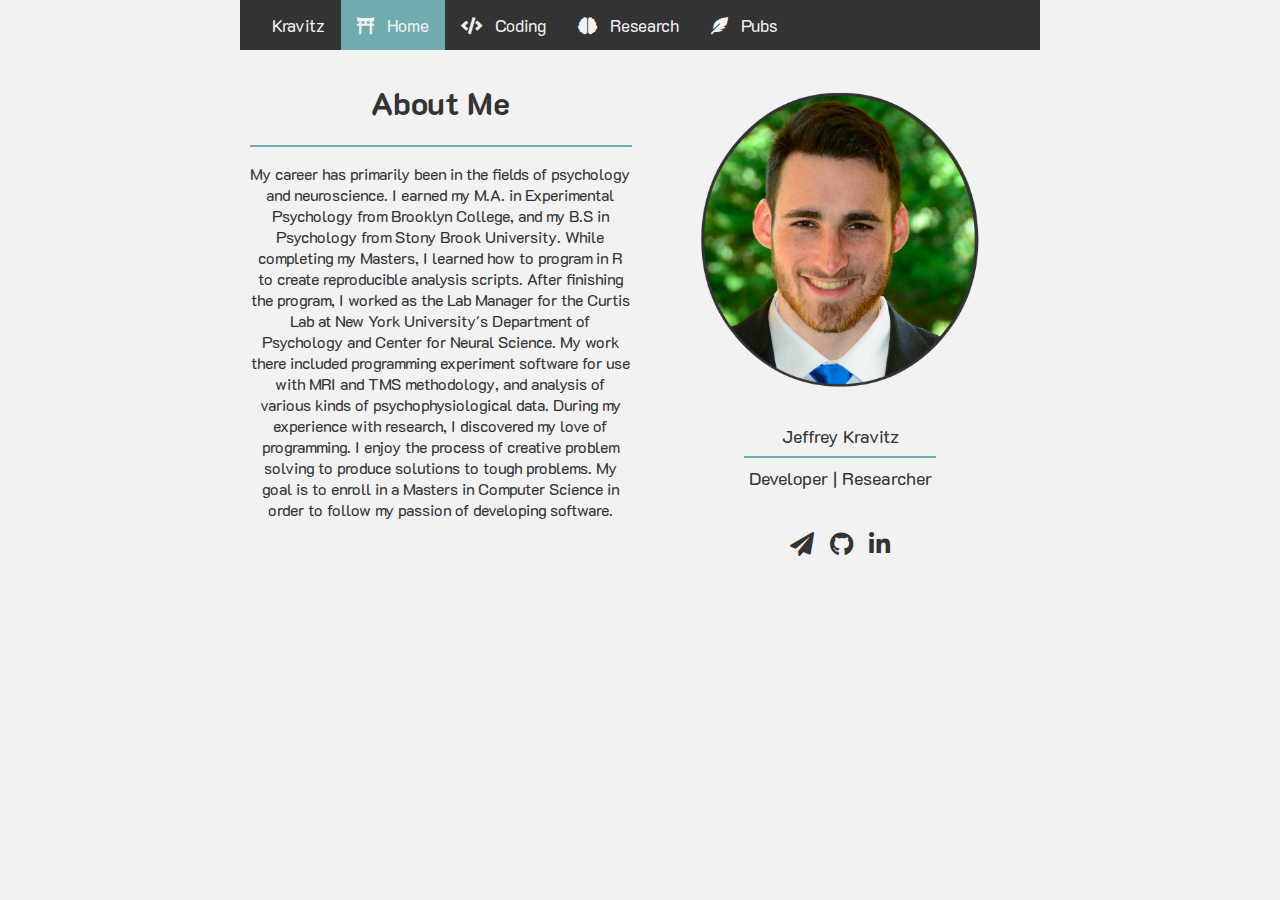
<file: index.html>
<!DOCTYPE html>
<html>
  <head>
    <title>Jeff Kravitz</title>
    <link href='https://fonts.googleapis.com/css?family=K2D' rel='stylesheet'>
    <link rel="stylesheet" href="fontawesome/css/fontawesome.css">
    <link rel="stylesheet" href="fontawesome/css/brands.css">
    <link rel="stylesheet" href="fontawesome/css/solid.css">
    <link rel="shortcut icon" href="docs/site_favicon.png">

    <style>

      body {
        background-color: #f2f2f2;
        color: #333333;
        max-width: 800px;
        margin: auto;
        font-family: 'K2D';
      }

      .flex-container {
        display: flex;
        flex-wrap: nowrap;
      }

      .flex-container .box {
        width: 50%;
        margin: 10px;
        text-align: center;
      }

      .topnav {
        color: #f2f2f2;
        text-align: center;
        padding: 0px 16px;
        font-size: 17px;
      }

      .topnav {
        overflow: hidden;
        background-color: #333333;
      }

      .topnav a {
      float: left;
      color: #f2f2f2;
      text-align: center;
      padding: 14px 16px;
      text-decoration: none;
      font-size: 17px;
      }

      .topnav c {
      float: left;
      color: #f2f2f2;
      text-align: center;
      padding: 14px 16px;
      text-decoration: none;
      font-size: 17px;
      }

      .topnav a:hover {
        background-color: #ddd;
        color: #333333;
        transition: 0.4s;
      }

      .topnav a.active {
        background-color: #70ABAF;
        color: #f2f2f2;
      }
      
      .icon a {
        color: #333333;
        text-decoration: none;
      }

      .icon a:hover{
        color: #70ABAF;
      }

      .zoom {
        transition: transform .2s; /* Animation */
        margin: 0 auto;
      }

      .zoom:hover {
        transform: scale(1.5); /* (150% zoom - Note: if the zoom is too large, it will go outside of the viewport) */
      }
      </style>

    </head>

  <body>


    <div class="topnav">
        <c>Kravitz</c>
        <a class="active" href="index.html"><span class="fas fa-torii-gate"></span>&ensp; Home</a>
        <a href="coding.html"><span class="fas fa-code"></span>&ensp; Coding</a>
        <a href="research.html"><span class="fas fa-brain"></span>&ensp; Research</a>
        <a href="publications.html"><span class="fas fa-feather-alt"></span>&ensp; Pubs</a>
    </div>


    <div class="flex-container">
        <div class="box">
            <h1>About Me</h1>
            <hr width=100% color=#70ABAF>
            <p>
              My career has primarily been in the fields of psychology and neuroscience. 
              I earned my M.A. in Experimental Psychology from Brooklyn College, and my B.S in Psychology from 
              Stony Brook University. While completing my Masters, I learned how to program in R to create 
              reproducible analysis scripts.
              After finishing the program, I worked as the Lab Manager for the Curtis Lab at New York University's 
              Department of Psychology and Center for Neural Science. My work there included programming 
              experiment software for use with MRI and TMS methodology, and analysis of various kinds of 
              psychophysiological data. During my experience with research, I discovered my love of programming.  
              I enjoy the process of creative problem solving to produce solutions to tough problems. 
              My goal is to enroll in a Masters in Computer Science in order to follow my passion of developing software.
            </p>
        </div>
        <div class="box">
            <img src="docs/Jeff_photo2.png" width="280" height="300" style="padding: 30px">
            <div style="font-size:18px">Jeffrey Kravitz</div>
            <hr width=50% color=#70ABAF>
            <div style="font-size:18px">Developer | Researcher</div>
        </br></br>
            <div class="icon">
              <a class='fas fa-paper-plane zoom' style='font-size:24px' href="mailto:jkravitz.edu@gmail.com"></a> &ensp;
              <a class='fab fa-github zoom' style='font-size:24px' href="https://github.com/jeffkravitz"></a> &ensp;
              <a class='fab fa-linkedin-in zoom' style='font-size:24px' href="https://www.linkedin.com/in/jeffrey-kravitz-922253141/"></a>
            </div>
        </div>
      </div>
    </br>







  </body>
</html>
</file>
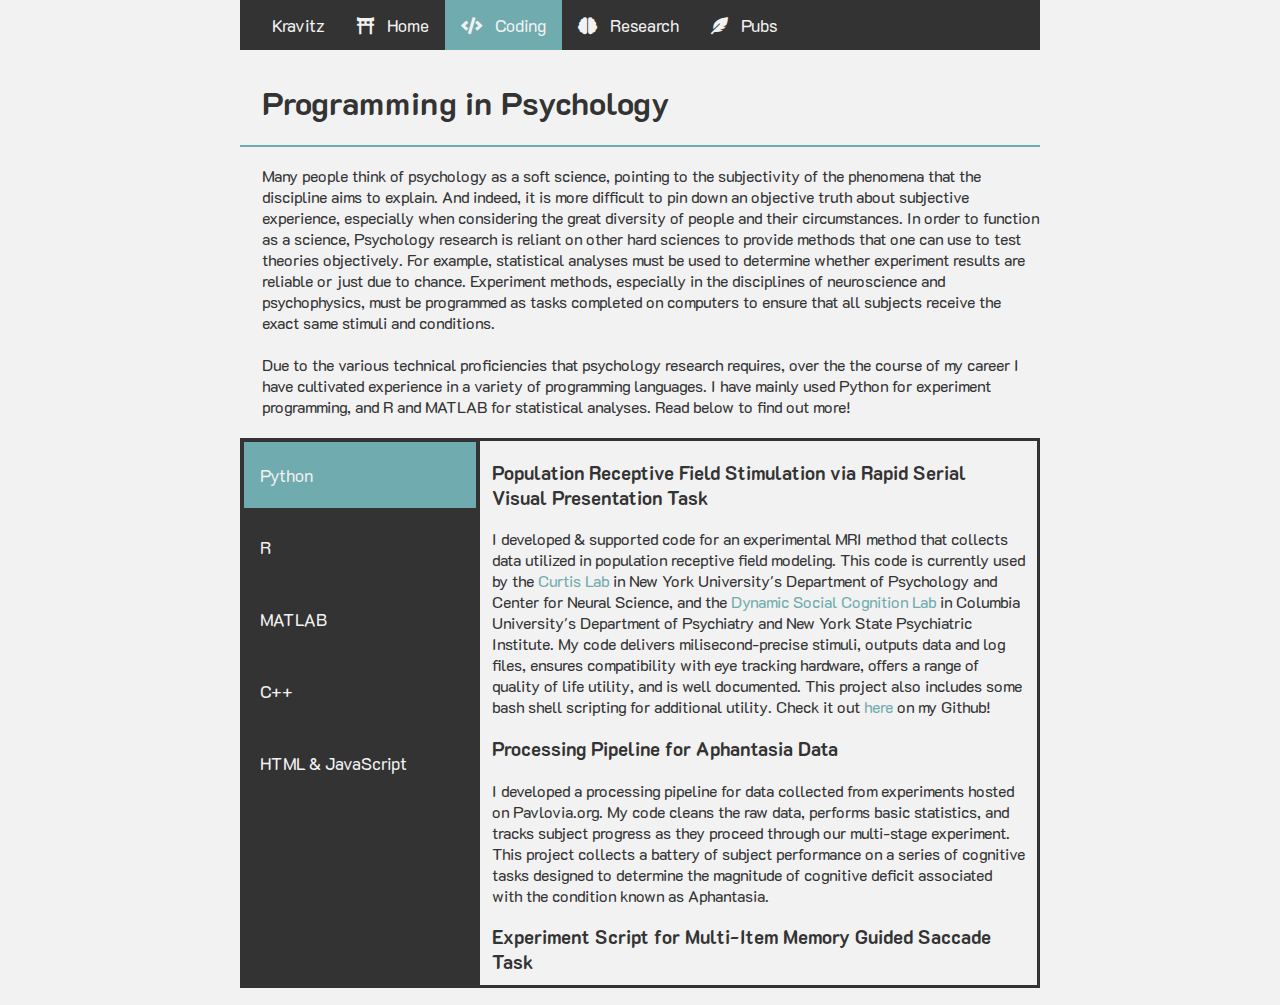
<file: coding.html>
<!DOCTYPE html>
<html>
  <head>
    <title>Jeff Kravitz</title>
    <link href='https://fonts.googleapis.com/css?family=K2D' rel='stylesheet'>
    <link rel="stylesheet" href="fontawesome/css/fontawesome.css">
    <link rel="stylesheet" href="fontawesome/css/brands.css">
    <link rel="stylesheet" href="fontawesome/css/solid.css">
    <link rel="shortcut icon" href="docs/site_favicon.png">

    <style>

      body {
        background-color: #f2f2f2;
        color: #333333;
        max-width: 800px;
        margin: auto;
        font-family: 'K2D';
      }

      .topnav {
        color: #f2f2f2;
        text-align: center;
        padding: 0px 16px;
        font-size: 17px;
      }

      .topnav {
        overflow: hidden;
        background-color: #333333;
      }

      .topnav a {
      float: left;
      color: #f2f2f2;
      text-align: center;
      padding: 14px 16px;
      text-decoration: none;
      font-size: 17px;
      }

      .topnav c {
      float: left;
      color: #f2f2f2;
      text-align: center;
      padding: 14px 16px;
      text-decoration: none;
      font-size: 17px;
      }

      .topnav a:hover {
        background-color: #ddd;
        color: #333333;
        transition: 0.4s;
      }

      .topnav a.active {
        background-color: #70ABAF;
        color: #f2f2f2;
      }

      * {box-sizing: border-box}


      .tab {
        float: left;
        border: 1px solid #333333;
        background-color: #333333;
        width: 30%;
        height: 550px;
      }

      .tab button {
        display: block;
        background-color: #333333;
        color: #f2f2f2;
        padding: 22px 16px;
        width: 100%;
        border: solid;
        border-color: #333333;
        text-align: left;
        cursor: pointer;
        transition: 0.4s;
        font-size: 17px;
        font-family: 'K2D';
        margin: 0px;
      }

      .tab button:hover {
        background-color: #ddd;
        color: #333333;
      }

      .tab button.active {
        background-color: #70ABAF;
        color: #f2f2f2;
      }

      .tabcontent {
        float: left;
        padding: 0px 12px;
        border: 3px solid #333333;
        width: 70%;
        border-left: none;
        height: 550px;
        overflow: scroll;
      }

      .tabcontent a{
        text-decoration: none;
        color: #70ABAF;
      }

      </style>
    </head>

    <body>

        <div class="topnav">
          <c>Kravitz</c>
          <a href="index.html"><span class="fas fa-torii-gate"></span>&ensp; Home</a>
          <a class="active" href="coding.html"><span class="fas fa-code"></span>&ensp; Coding</a>
          <a href="research.html"><span class="fas fa-brain"></span>&ensp; Research</a>
          <a href="publications.html"><span class="fas fa-feather-alt"></span>&ensp; Pubs</a>
        </div>

        <div style="padding-top:10px; padding-left:22px;">
            <h1>Programming in Psychology</h1>
        </div>
        <hr color=#70ABAF>
        <div class="article" style="padding-top:10px; padding-left:22px;">
          <div>
            Many people think of psychology as a soft science, pointing to the subjectivity of the 
            phenomena that the discipline aims to explain. And indeed, it is more difficult to 
            pin down an objective truth about subjective experience, especially when considering 
            the great diversity of people and their circumstances. In order to function as a science, 
            Psychology research is reliant on other hard sciences to provide methods that one can use 
            to test theories objectively. For example, statistical analyses must be used to determine 
            whether experiment results are reliable or just due to chance. Experiment methods, especially 
            in the disciplines of neuroscience and psychophysics, must be programmed as tasks completed 
            on computers to ensure that all subjects receive the exact same stimuli and conditions. 
          </br></br>
            Due to the various technical proficiencies that psychology research requires, over the 
            the course of my career I have cultivated experience in a variety of programming languages. 
            I have mainly used Python for experiment programming, and R and MATLAB for statistical analyses. 
            Read below to find out more!
          </br></br>
        </div>
        </div>

        <div class="tab">
          <button class="tablinks" onclick="openCity(event, 'Python')" id="defaultOpen">Python</button>
          <button class="tablinks" onclick="openCity(event, 'R')" id="defaultOpen">R</button>
          <button class="tablinks" onclick="openCity(event, 'MATLAB')">MATLAB</button>
          <button class="tablinks" onclick="openCity(event, 'C++')">C++</button>
          <button class="tablinks" onclick="openCity(event, 'HTML & JavaScript')">HTML & JavaScript</button>
        </div>

        <div id="Python" class="tabcontent">
          <h3>Population Receptive Field Stimulation via Rapid Serial Visual Presentation Task</h3>
          <p>
            I developed & supported code for an experimental MRI method that collects data utilized in 
            population receptive field modeling. This code is currently used by the 
            <a href="https://www.clayspacelab.com/">Curtis Lab</a> in New York University's Department of 
            Psychology and Center for Neural Science, and the 
            <a href="https://pateldsclab.net/">Dynamic Social Cognition Lab</a> in Columbia University's Department 
            of Psychiatry and New York State Psychiatric Institute. My code delivers milisecond-precise stimuli, 
            outputs data and log files, ensures compatibility with eye tracking hardware, offers a range of quality of 
            life utility, and is well documented. This project also includes some bash shell scripting for additional utility. 
            Check it out <a href="https://github.com/jeffkravitz/RSVP_pRF">here</a> on my Github!
          </p>
          <h3>Processing Pipeline for Aphantasia Data</h3>
          <p>
            I developed a processing pipeline for data collected from experiments hosted on Pavlovia.org. My 
            code cleans the raw data, performs basic statistics, and tracks subject progress as they proceed 
            through our multi-stage experiment. This project collects a battery of subject performance on 
            a series of cognitive tasks designed to determine the magnitude of cognitive deficit associated 
            with the condition known as Aphantasia. 
          </p>
          <h3>Experiment Script for Multi-Item Memory Guided Saccade Task</h3>
          <p>
            I developed an experiment script for a project that is designed to measure the impact of Transcranial 
            Magnetic Stimulation (TMS) on a subject's ability to remember the location of several stimuli. My code delivers 
            milisecond-precise stimuli, outputs data and log files, ensures compatibility with eye tracking hardware and 
            TMS trigger software, and ensures smooth processing and analysis of multiple memory guided saccade data.
          </p>
          <h3>ESPN Fantasy Football</h3>
          <p>
            One of my personal projects analyzes various aspects of fantasy football performance. My 
            code utlizes ESPN's fantasy sports API to retrieve JSON data, which I then 
            analyze with with Python's Pandas package. Unlike most other fantasy football tools, my 
            project analyzes performance of the fantasy manager rather than that of the fantasy player. The 
            goal of this project is to give insight into and improve a manager's decision making.
          </p>
          <h3>Anaconda</h3>
          <p>
            For each of the above projects, I used Anaconda to create and manage my python environments,
            creating .yml configuration files to ensure that my environments are stable and reproducible.
          </p>
        </div>
          
        <div id="R" class="tabcontent">
          <h3>Masters Thesis Analysis</h3>
          <p>
            As part of my thesis project for my Masters at Brooklyn College, I collected survey data via Qualtrics 
            survey software and Amazon Mechanical Turk. The methods that I used in my analysis of this data includes 
            t-tests, ANOVAs, multiple regression, bootstrapped mediation, and multilevel modeling.
          </p>
          <h3>R for Reproducible Research</h3>
          <p>
            I learned R alongside statistical theory in my <i>Graduate Statistics 1</i>&ensp;course, and I 
            completed a <i>Reproducibility in Research Using R</i> course in order to further strengthen 
            my programming skills. This course also covered R Markdown, a markup language based on R 
            that produces HTML. My work in this course includes: 
            <ul>
              <li>more than 30 <a href="https://jeffkravitz.github.io/Learn_R/Journal.html">solutions</a> to general programming challenges of varying difficulty</li>
              <li>a <a href="https://jeffkravitz.github.io/Learn_R/Dictionary.html">dictionary</a> detailing a list of functions in R</li>
              <li><a href="https://jeffkravitz.github.io/Learn_R/DataVis.html">code</a> that reproduces graphs using the ggplot2 package</li>
              <li><a href="https://jeffkravitz.github.io/Learn_R/DataWrang.html">code</a> that cleans and organizes data using the dplyr package</li>
              <li><a href="https://jeffkravitz.github.io/Learn_R/Stats.html">examples</a> of Monte Carlo simulations of various statistical tests</li>
              <li>a <a href="https://jeffkravitz.github.io/Learn_R/FinalPaper.html">tutorial</a> that reviews the concept of mediation analyses and illustrates how to conduct these analyses in R</li>
              <li>a <a href="https://jeffkravitz.github.io/Learn_R/Presentation.html#1">presentation</a> of this tutorial using the xaringan package</li>
              <li>a <a href="https://github.com/jeffkravitz/Shiny_Web_App">shiny web app</a> that provides graphical representations of APA bibliographies by analyzing bibtex files</li>
            </ul> 
            I developed a website using R Markdown to 
            <a href="https://jeffkravitz.github.io/Learn_R/">host this work online</a> using GitHub pages.
            The source code for these projects is also available on
            <a href="https://github.com/jeffkravitz">my GitHub account</a>. Using this various experience, 
            I analyzed my thesis research in a reproducible script in R.
          </p>
        </div>
          
        <div id="MATLAB" class="tabcontent">
          <h3>Analysis of Visually Guided Saccade Eye-Tracking Data</h3>
          <p>
            In order to process and analyze visually guided saccade data from an old experiment in the lab, I added 
            functionality to our lab's iEye eye-tracking analysis MATLAB software, which was configured
            to analyze only memory guided saccade data. Because this experiment contained both memory and 
            visually guided saccade data, I wrote code that classified the type of saccade based on features 
            of each individual saccade, and re-configured each of the analyses to function properly for data 
            containing both types of saccades. For my work on this project, I was acknowledged in 
            <a href="https://static1.squarespace.com/static/59d0fb1d3e00be69b7bda6fa/t/602172f210abb41c444f8445/1612804852710/Rahmati_DeSimone_Curtis_Sreenivasan_JNeurosci2020.pdf">this publication</a> from our lab.
          </p>           
        </div>

        <div id="C++" class="tabcontent">
          <h3>Game Development with Unreal Engine</h3>
          <p>
            In my free time, I work with a small team to develop video games. I use C++ and Unreal Engine to 
            design and implement architecture that manages player input and state, executes callback functions 
            upon event triggers, and creates a template system that allows game designers to drag and drop 
            C++ functionality to create unique content. To allow for collaboration between artists, designers, 
            and developers, I setup and manage Perforce source control hosted on Amazon Web Services.
          </p>           
        </div>

        <div id="HTML & JavaScript" class="tabcontent">
          <h3>Pavlovia</h3>
          <p>
            I wrote some JavaScript code snippets to facilitate online compatibility for our Pavlovia
            experiments built with PsychoPy's Builder software.
          </p>
          <h3>Personal Website</h3>
          <p>
            I learned some HTML, CSS, and JavaScript to write the website that you're on!
          </p>
        </div>

        </br></br></br></br></br></br></br></br></br></br></br></br></br></br>
        </br></br></br></br></br></br></br></br></br></br></br></br></br>


          <script>
            function openCity(evt, cityName) {
              var i, tabcontent, tablinks;
              tabcontent = document.getElementsByClassName("tabcontent");
              for (i = 0; i < tabcontent.length; i++) {
                tabcontent[i].style.display = "none";
              }
              tablinks = document.getElementsByClassName("tablinks");
              for (i = 0; i < tablinks.length; i++) {
                tablinks[i].className = tablinks[i].className.replace(" active", "");
              }
              document.getElementById(cityName).style.display = "block";
              evt.currentTarget.className += " active";
            }
            document.getElementById("defaultOpen").click();
          </script>
        

    </body>
</html>
</file>
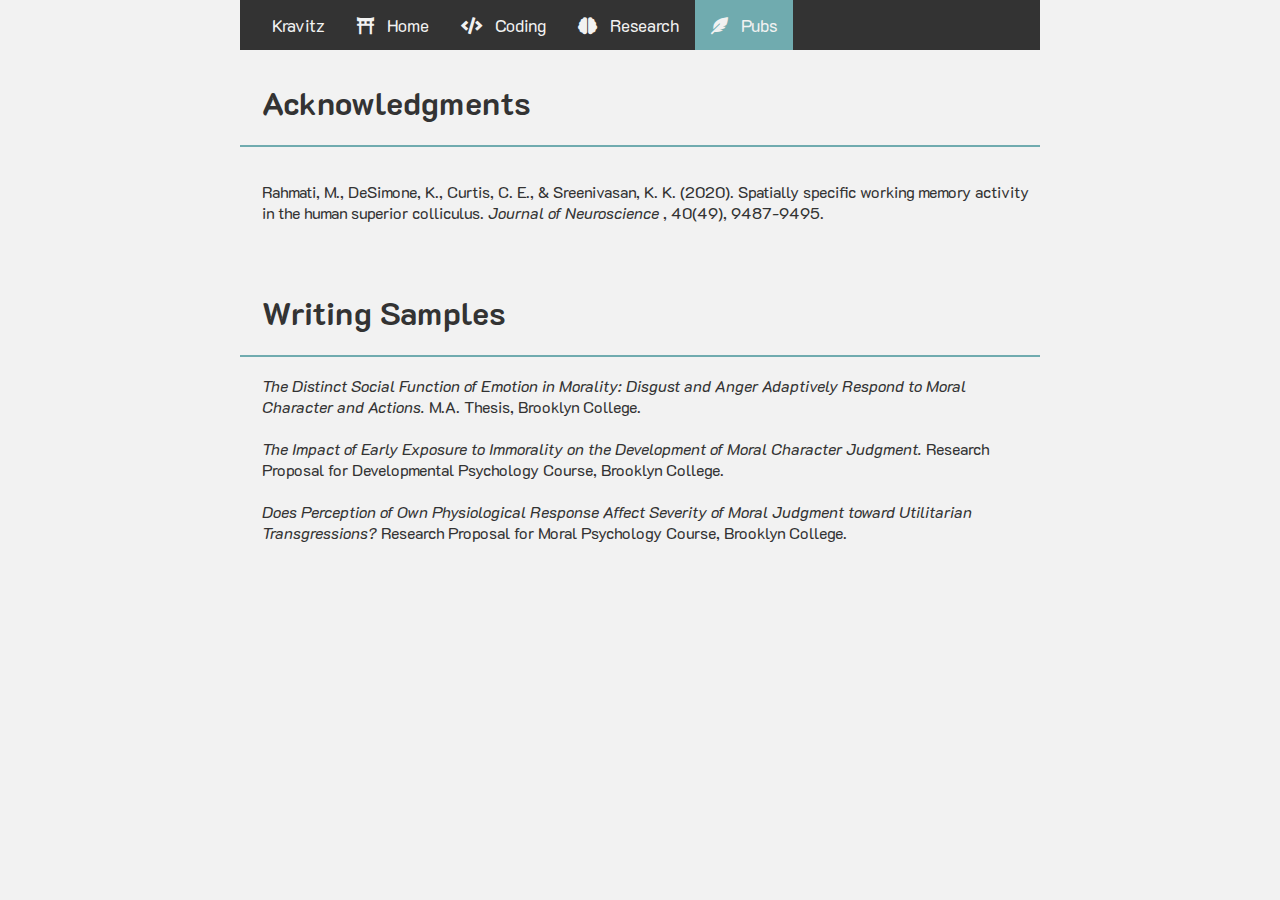
<file: publications.html>
<!DOCTYPE html>
<html>
  <head>
    <title>Jeff Kravitz</title>
    <link href='https://fonts.googleapis.com/css?family=K2D' rel='stylesheet'>
    <link rel="stylesheet" href="fontawesome/css/fontawesome.css">
    <link rel="stylesheet" href="fontawesome/css/brands.css">
    <link rel="stylesheet" href="fontawesome/css/solid.css">
    <link rel="shortcut icon" href="docs/site_favicon.png">

    <style>

      body {
        background-color: #f2f2f2;
        color: #333333;
        max-width: 800px;
        margin: auto;
        font-family: 'K2D';
      }

      .topnav {
        color: #f2f2f2;
        text-align: center;
        padding: 0px 16px;
        font-size: 17px;
      }

      .topnav {
        overflow: hidden;
        background-color: #333333;
      }

      .topnav a {
      float: left;
      color: #f2f2f2;
      text-align: center;
      padding: 14px 16px;
      text-decoration: none;
      font-size: 17px;
      }

      .topnav c {
      float: left;
      color: #f2f2f2;
      text-align: center;
      padding: 14px 16px;
      text-decoration: none;
      font-size: 17px;
      }

      .topnav a:hover {
        background-color: #ddd;
        color: #333333;
        transition: 0.4s;
      }

      .topnav a.active {
        background-color: #70ABAF;
        color: #f2f2f2;
      }

      .article a {
          text-decoration: none;
          color: #333333
      }

      .article a:hover {
        color: #70ABAF;
      }

      </style>
    </head>

    <body>

        <div class="topnav">
          <c>Kravitz</c>
          <a href="index.html"><span class="fas fa-torii-gate"></span>&ensp; Home</a>
          <a href="coding.html"><span class="fas fa-code"></span>&ensp; Coding</a>
          <a href="research.html"><span class="fas fa-brain"></span>&ensp; Research</a>
          <a class="active" href="publications.html"><span class="fas fa-feather-alt"></span>&ensp; Pubs</a>
        </div>


        <h1 style="padding-top:10px; padding-left:22px;">Acknowledgments</h1>
        <hr color=#70ABAF>
        <div class="article" style="padding-top:10px; padding-left:22px;">
          <p>
            <a href="docs/Rahmati_DeSimone_Curtis_Sreenivasan_2020.pdf">
              Rahmati, M., DeSimone, K., Curtis, C. E., & Sreenivasan, K. K. (2020). Spatially specific working memory 
              activity in the human superior colliculus. 
            </a>
            <i >Journal of Neuroscience</i>
            , 40(49), 9487-9495.
          </p>
        </div>
        </br>


        <div style="padding-top:10px; padding-left:22px;">
            <h1>Writing Samples</h1>
        </div>
        <hr color=#70ABAF>
        <div class="article" style="padding-top:10px; padding-left:22px;">
            <a href="docs/thesis.pdf"><i>
                The Distinct Social Function of Emotion in Morality: Disgust and Anger
                Adaptively Respond to Moral Character and Actions. 
            </i></a>
            <span >M.A. Thesis, Brooklyn College.</span><br><br>
            <a href="docs/dev_proposal.pdf"><i>
                The Impact of Early Exposure to Immorality on the Development of 
                Moral Character Judgment.
            </i></a>
            <span>Research Proposal for Developmental Psychology Course, Brooklyn College.</span><br><br>
            <a href="docs/FF_proposal.pdf"><i>
                Does Perception of Own Physiological Response Affect Severity of Moral Judgment
                toward Utilitarian Transgressions?
            </i></a>
            <span>Research Proposal for Moral Psychology Course, Brooklyn College.</span>
        </div>
        </br></br>
        


    </body>
</html>
</file>
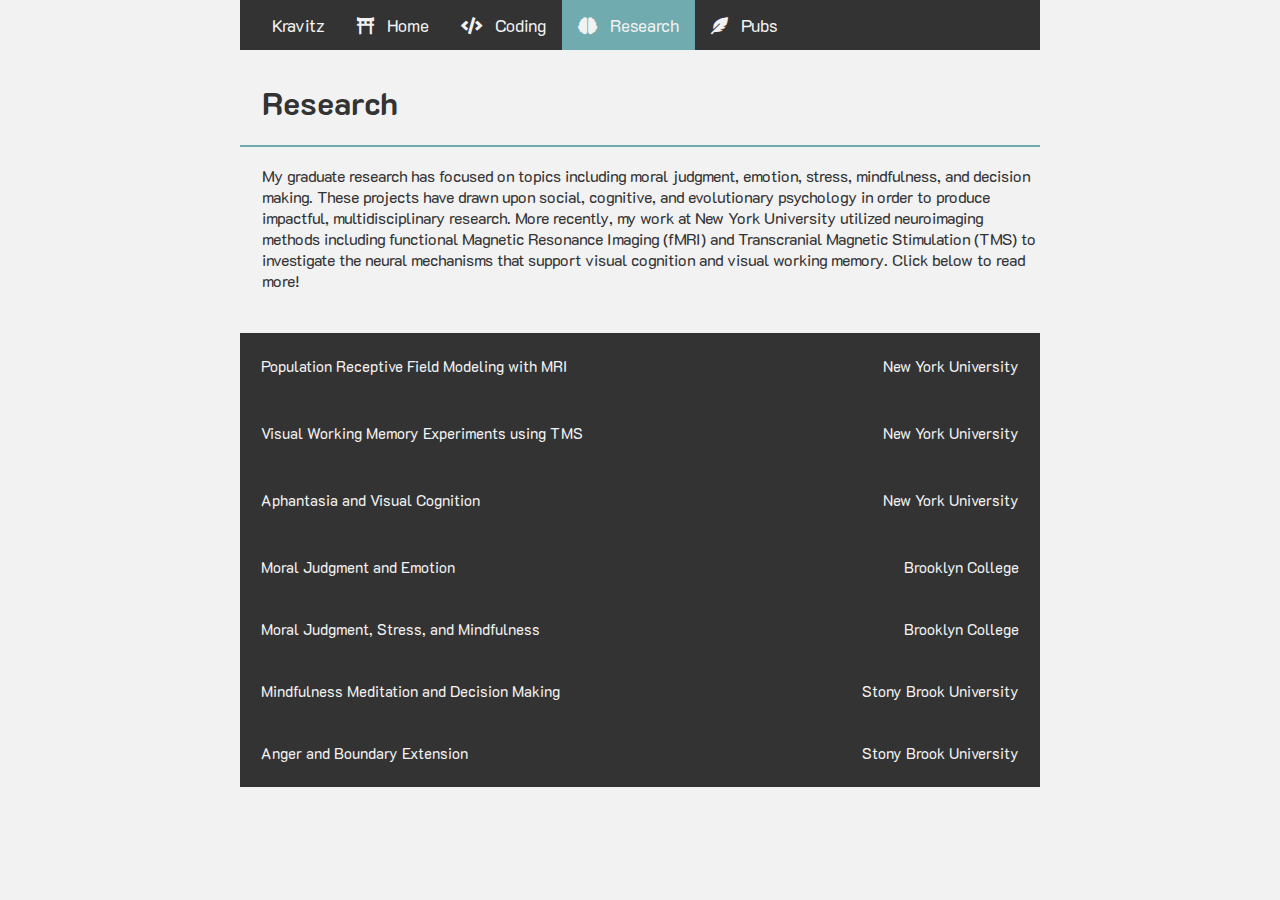
<file: research.html>
<!DOCTYPE html>
<html>
  <head>
    <title>Jeff Kravitz</title>
    <link href='https://fonts.googleapis.com/css?family=K2D' rel='stylesheet'>
    <link rel="stylesheet" href="fontawesome/css/fontawesome.css">
    <link rel="stylesheet" href="fontawesome/css/brands.css">
    <link rel="stylesheet" href="fontawesome/css/solid.css">
    <link rel="shortcut icon" href="docs/site_favicon.png">

    <style>

      body {
        background-color: #f2f2f2;
        color: #333333;
        max-width: 800px;
        margin: auto;
        font-family: 'K2D';
      }

      .topnav {
        color: #f2f2f2;
        text-align: center;
        padding: 0px 16px;
        font-size: 17px;
      }

      .topnav {
        overflow: hidden;
        background-color: #333333;
      }

      .topnav a {
      float: left;
      color: #f2f2f2;
      text-align: center;
      padding: 14px 16px;
      text-decoration: none;
      font-size: 17px;
      }

      .topnav c {
      float: left;
      color: #f2f2f2;
      text-align: center;
      padding: 14px 16px;
      text-decoration: none;
      font-size: 17px;
      }

      .topnav a:hover {
        background-color: #ddd;
        color: #333333;
        transition: 0.4s;
      }

      .topnav a.active {
        background-color: #70ABAF;
        color: #f2f2f2;
      }

      .accordion {
        background-color: #333333;
        color: #f2f2f2;
        cursor: pointer;
        padding: 18px;
        width: 100%;
        border: none;
        text-align: left;
        outline: none;
        font-size: 15px;
        transition: 0.4s;
        border-right: solid;
        border-left: solid;
        border-right-width: 3px;
        border-left-width: 3px;
        border-color: #333333;
        font-family: 'K2D';
        margin: 0px;
      }

      .top-accordion {
        border-top: solid;
        border-top-width: 5px;
        border-color: #333333;
      }

      .accordion-right {
        float: right;
      }

      .active, .accordion:hover {
        background-color: #70ABAF;
      }

      .panel {
        padding: 0 18px;
        background-color: #f2f2f2;
        max-height: 0;
        overflow: hidden;
        transition: max-height 0.6s ease-out;
        border-style: solid;
        border-color: #333333;
      }
      
      </style>
    </head>

    <body>

        <div class="topnav">
          <c>Kravitz</c>
          <a href="index.html"><span class="fas fa-torii-gate"></span>&ensp; Home</a>
          <a href="coding.html"><span class="fas fa-code"></span>&ensp; Coding</a>
          <a class="active" href="research.html"><span class="fas fa-brain"></span>&ensp; Research</a>
          <a href="publications.html"><span class="fas fa-feather-alt"></span>&ensp; Pubs</a>
        </div>

        <div style="padding-top:10px; padding-left:22px">
            <h1 class="title">Research</h1>
        </div>
        <hr color=#70ABAF>
        
        <div class="article" style="padding-top:10px; padding-left:22px;">
          My graduate research has focused on topics including moral judgment, emotion, stress, mindfulness, and 
          decision making. These projects have drawn upon social, cognitive, and evolutionary psychology in order
          to produce impactful, multidisciplinary research. More recently, my work at New York University utilized 
          neuroimaging methods including functional Magnetic Resonance Imaging (fMRI) and Transcranial Magnetic 
          Stimulation (TMS) to investigate the neural mechanisms that support visual cognition and visual working memory.
          Click below to read more!
        </div>
        </br></br>

        <button class="accordion top-accordion">Population Receptive Field Modeling with MRI<div class="accordion-right">New York University</div></button>
        <div class="panel">
          <p>
              One of my biggest projects for the Curtis Lab was developing a new method to stimulate the visual 
              field for population receptive field (pRF) modeling. pRF modeling involves systematically stimulating 
              different parts of your vision while being scanned by an MRI machine, and then using the resulting data 
              and structure to determine which parts of your visual cortex encode which regions of space. The goal of 
              the new method was to attain more robust results for downstream brain regions while making the method 
              more accessible by using well-documented, open source python code. I designed and coded this new method in 
              Python, programming MRI compatibility and a number of supporting functionality including environment setup and 
              installation scripts, data structure reports based on runtime parameters, and stimuli image processing. I 
              collected pRF data using the university's MRI machine, and supported our sister lab at Columbia University 
              when they adopted our procedure to examine the visual cortices of schizophreniia patients.
          </p>
        </div>

        <button class="accordion top-accordion">Visual Working Memory Experiments using TMS<div class="accordion-right">New York University</div></button>
        <div class="panel">
          <p>
              While working as the lab manageer for the Curtis Lab, I was trained and certified in Transcranial 
              Magnetic Stimulation (TMS) operation. This is an experimental technique that we use to stimulate 
              a region of the brain during a visual working memory task to determine whether that area of the brain 
              plays a role in the completion of the task. This involves using 3D neuronavigation software to 
              target the correct region of interest, set up and position the magnetic coil properly, 
              launch the experiment, and observe and manage the position of the coil to ensure that subject movement 
              does not displace the coil, resulting in stimulation of an incorrect brain region. Additionaly, 
              I set up Python compatibility with the TMS system for our lab, and collected data for various 
              experiments to support the work of several doctoral students.
          </p>
        </div>

        <button class="accordion top-accordion">Aphantasia and Visual Cognition<div class="accordion-right">New York University</div></button>
        <div class="panel">
          <p>
              Aphantasia, or the condition in which a person cannot create visual images in their mind, has 
              recently become a topic of interest for  neuroscientists. This inablity to mentally visualize 
              can offer much insight into the way that visual cognition works. In order to characterize the 
              cognitive functioning associated with this deficit, one of my projects involved developing and 
              coordinating a multistage online psychophysics study. In this study, I recruited subjects from 
              online communities and directed them through a series of three experiments created with Python's 
              PsychoPy and hosted on Pavlovia. These experiments included a mental rotation task, a change detection 
              task, and a pattern matching task. I then created a data analysis pipeline to process and analyze the 
              resulting data, creating a cognitive profile for the subjects. 
          </p>
        </div>

        <button class="accordion top-accordion">Moral Judgment and Emotion<div class="accordion-right">Brooklyn College</div></button>
        <div class="panel">
          <p>
              My thesis research at Brooklyn College focused on the distinct social functions of 
              disgust and anger in morality. Specifically, I theorized that anger, an approach-tendency 
              emotion, causes us to engage with those who have transgressed to elicit behavioral 
              changes in the transgressor, placing us in immediate precarious situations but 
              maximizing positive outcomes in the future. In contrast, when a transgressor has 
              stable, negative traits (bad moral character) the likelihood of inciting behavioral 
              change decreases, and the avoidance-tendencies of disgust instead function to withdraw 
              from the transgressor, reducing the likelihood of becoming the target of future 
              immoral behavior.
          </p>
        </div>

        <button class="accordion">Moral Judgment, Stress, and Mindfulness<div class="accordion-right">Brooklyn College</div></button>
        <div class="panel">
          <p>
              In a second line of research, I developed a study that aims to 
              determine whether automatic processes such as stress have a causal role in moral 
              judgment or if they are merely the result of such judgment. This study utilizes 
              false physiological feedback to test the hypothesis that perceived stress causes 
              more severe moral judgment. In the experiment, participants wear headphones and 
              are told that they are listening to their own heartbeat; in reality, they are 
              randomly assigned to hear either a fast or normal heartbeat. I hypothesized that 
              participants in the fast-heartbeat condition will attribute their perceived stress 
              response to moral transgressions presented in a vignette, and thus judge them more 
              severely. Further, I hypothesized that this effect will be moderated by mindfulness 
              such that people high in mindfulness will be aware of and non-reactive to their 
              physiological feedback, and thus judge less severely than those lower in mindfulness.
          </p>
        </div>

        <button class="accordion">Mindfulness Meditation and Decision Making<div class="accordion-right">Stony Brook University</div></button>
        <div class="panel">
          <p>
              In Stony Brook University’s Psychology Honors Program, I conducted independent 
              research under the guidance of my mentor and research advisor Dr. Nancy Franklin. 
              My honors project focused on whether mindfulness meditation can reduce inherent bias in 
              decision-making. People have the tendeny to devalue future rewards, a phenomenon known as 
              delay discounting. Delay discounting is widely used as a measure of impulsivity. Mindfulness 
              meditation is a practice that emphasizes a present-focused, non-reactive awareness of one’s 
              experiences; in essence, control over one’s attention and emotions. I hypothesized that a 
              single session of guided mindfulness meditation would reduce delay discounting rates by 
              causing people to be non-reactive to their impulses. The results of the study supported 
              this idea.
          </p>
        </div>

        <button class="accordion">Anger and Boundary Extension<div class="accordion-right">Stony Brook University</div></button>
        <div class="panel">
          <p>
              As my introduction to psychology research as an undergraduate, I worked in Dr. Nancy 
              Franklin’s memory lab. In the lab, I worked on a project that aimed to determine the 
              effect of anger on memory through the use of a boundary extension paradigm. The primary 
              hypothesis of this study was that anger, an approach-tendency emotion, causes people to 
              focus on central aspects of experience, and would thus cause recognition of a zoomed-in 
              version of an original image.
          </p>
        </div>
        </br></br>


    <script>
      var acc = document.getElementsByClassName("accordion");
      var i;
      for (i = 0; i < acc.length; i++) {
        acc[i].addEventListener("click", function() {
          this.classList.toggle("active");
          var panel = this.nextElementSibling;
          if (panel.style.maxHeight){
            panel.style.maxHeight = null;
          } else {
            panel.style.maxHeight = panel.scrollHeight + "px";
          } 
        });
      }
    </script>

    </body>
</html>
</file>
<file: fontawesome/css/brands.css>
/*!
 * Font Awesome Free 5.9.0 by @fontawesome - https://fontawesome.com
 * License - https://fontawesome.com/license/free (Icons: CC BY 4.0, Fonts: SIL OFL 1.1, Code: MIT License)
 */
@font-face {
  font-family: 'Font Awesome 5 Brands';
  font-style: normal;
  font-weight: normal;
  font-display: auto;
  src: url("../webfonts/fa-brands-400.eot");
  src: url("../webfonts/fa-brands-400.eot?#iefix") format("embedded-opentype"), url("../webfonts/fa-brands-400.woff2") format("woff2"), url("../webfonts/fa-brands-400.woff") format("woff"), url("../webfonts/fa-brands-400.ttf") format("truetype"), url("../webfonts/fa-brands-400.svg#fontawesome") format("svg"); }

.fab {
  font-family: 'Font Awesome 5 Brands'; }
</file>
<file: fontawesome/css/solid.css>
/*!
 * Font Awesome Free 5.9.0 by @fontawesome - https://fontawesome.com
 * License - https://fontawesome.com/license/free (Icons: CC BY 4.0, Fonts: SIL OFL 1.1, Code: MIT License)
 */
@font-face {
  font-family: 'Font Awesome 5 Free';
  font-style: normal;
  font-weight: 900;
  font-display: auto;
  src: url("../webfonts/fa-solid-900.eot");
  src: url("../webfonts/fa-solid-900.eot?#iefix") format("embedded-opentype"), url("../webfonts/fa-solid-900.woff2") format("woff2"), url("../webfonts/fa-solid-900.woff") format("woff"), url("../webfonts/fa-solid-900.ttf") format("truetype"), url("../webfonts/fa-solid-900.svg#fontawesome") format("svg"); }

.fa,
.fas {
  font-family: 'Font Awesome 5 Free';
  font-weight: 900; }
</file>
